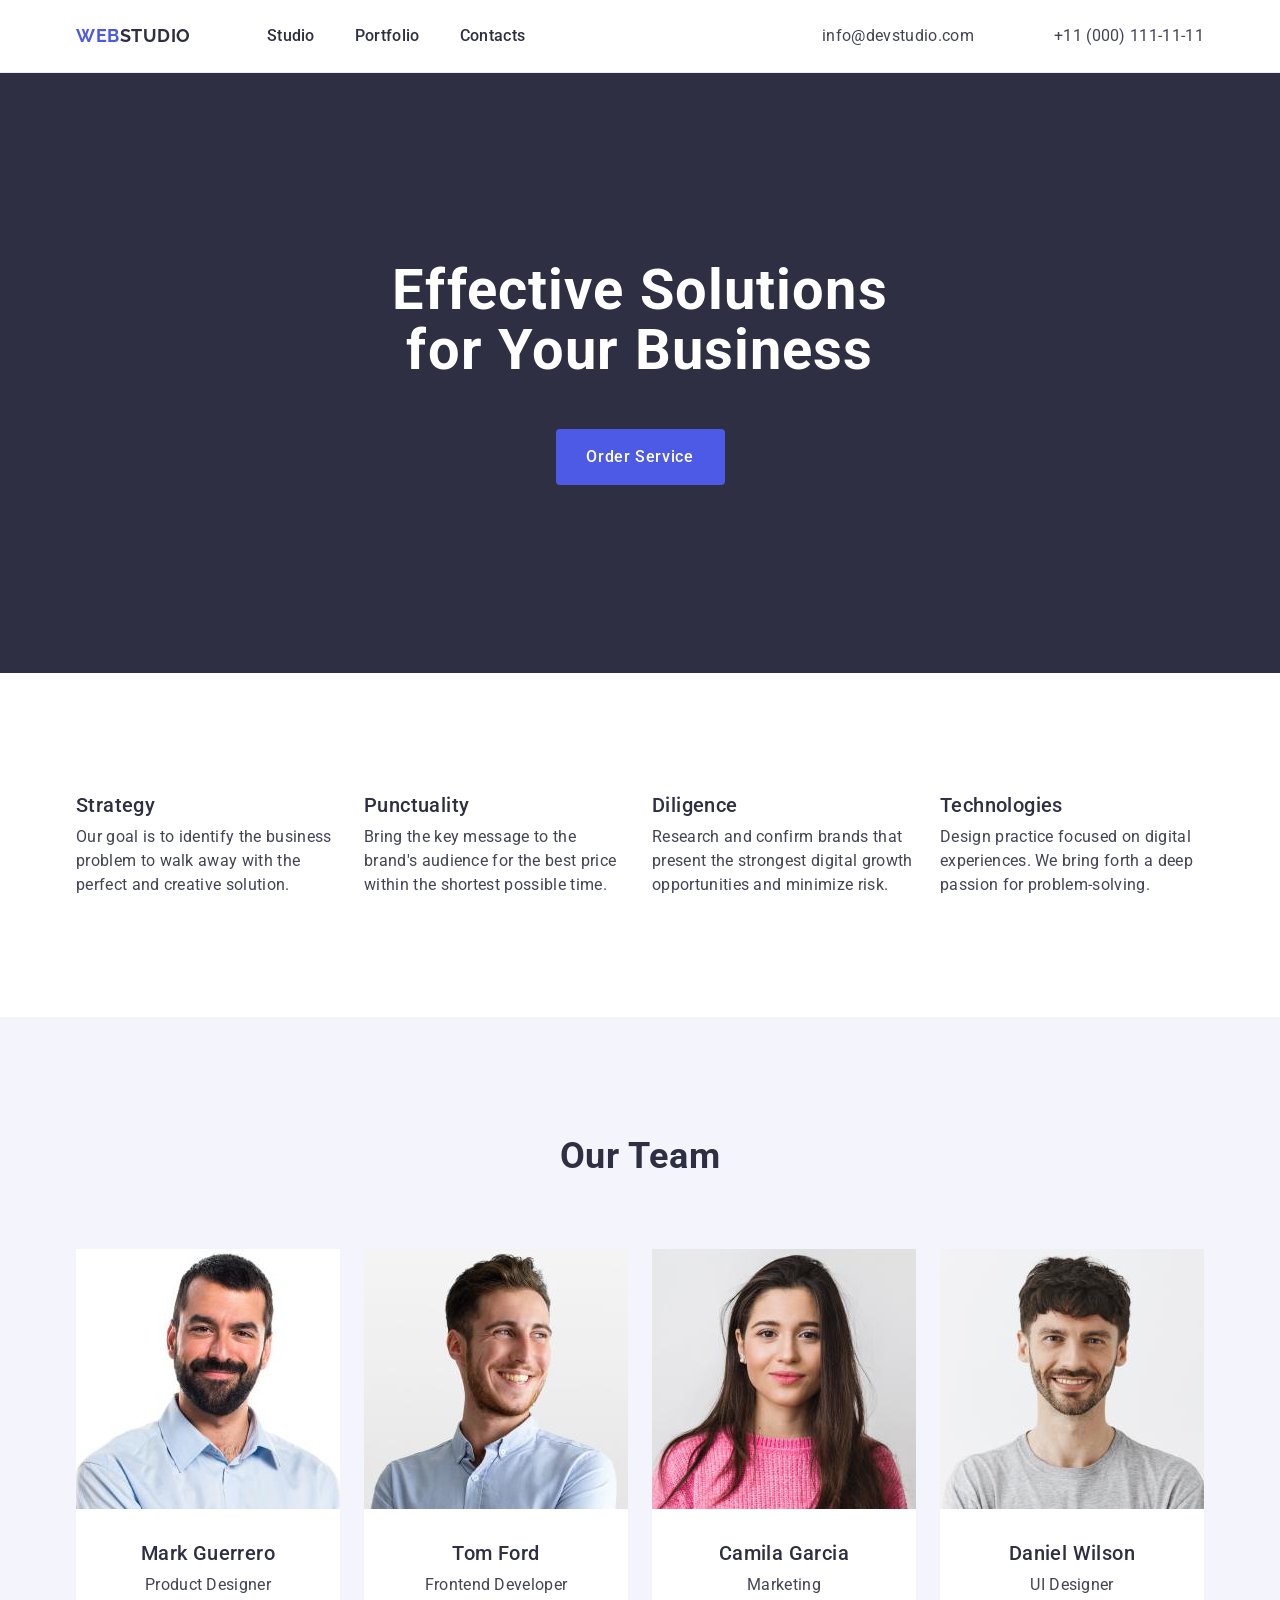
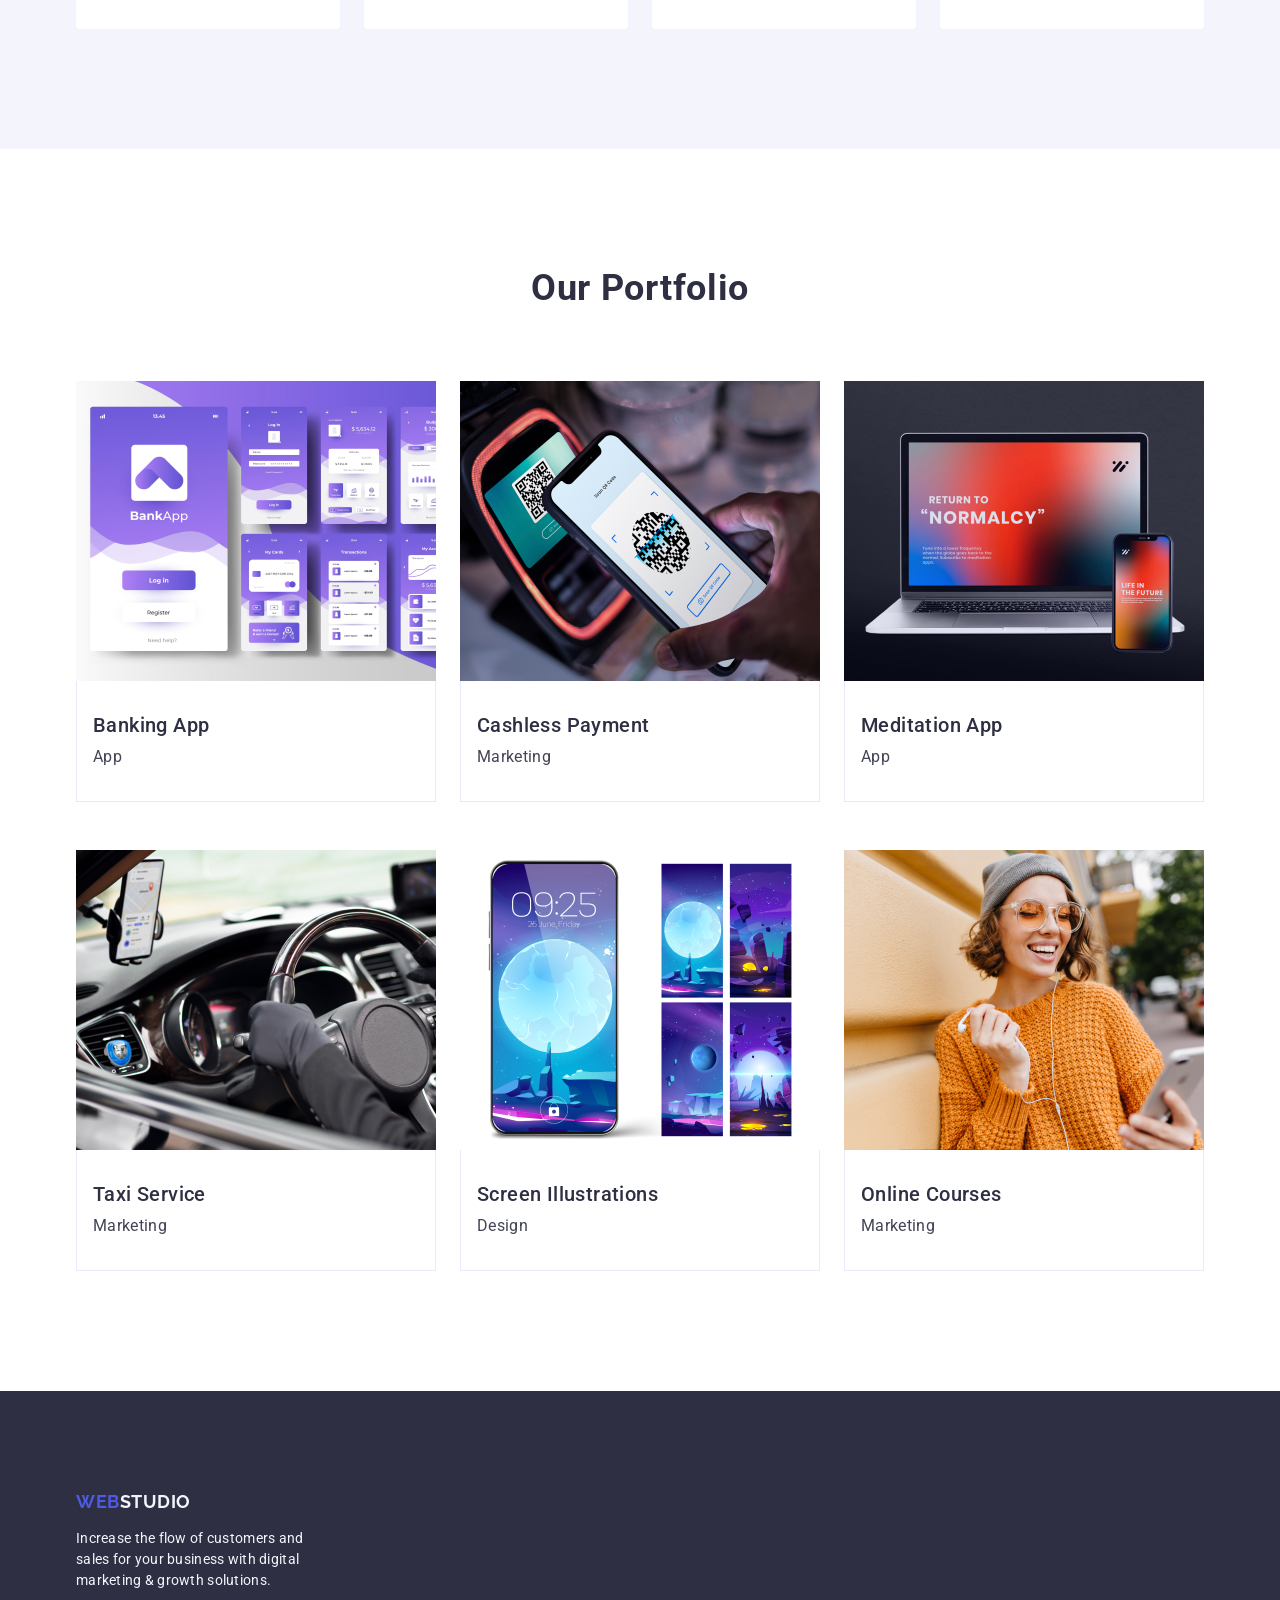
<file: index.html>
<!DOCTYPE html>
<html lang="en">
  <head>
    <meta charset="UTF-8" />
    <meta name="viewport" content="width=device-width, initial-scale=1.0" />
    <title>Webstudio</title>
    <link
      rel="stylesheet"
      href="https://cdnjs.cloudflare.com/ajax/libs/modern-normalize/3.0.1/modern-normalize.min.css"
      integrity="sha512-q6WgHqiHlKyOqslT/lgBgodhd03Wp4BEqKeW6nNtlOY4quzyG3VoQKFrieaCeSnuVseNKRGpGeDU3qPmabCANg=="
      crossorigin="anonymous"
      referrerpolicy="no-referrer"
    />
    <link rel="preconnect" href="https://fonts.googleapis.com" />
    <link rel="preconnect" href="https://fonts.gstatic.com" crossorigin />
    <link
      href="https://fonts.googleapis.com/css2?family=Raleway:wght@700&family=Roboto:wght@400;500;700&display=swap"
      rel="stylesheet"
    />
    <link rel="stylesheet" href="./css/styles.css" />
  </head>

  <body>
    <!--Logo + menu-->
    <header class="header-page">
      <div class="nav-block container">
        <nav class="nav">
          <a class="logo logo-header" href="./index.html"
            >Web<span class="logo-text">Studio</span></a
          >
          <ul class="nav-menu">
            <li class="menu-item">
              <a class="nav-link" href="./index.html">Studio</a>
            </li>
            <li class="menu-item">
              <a class="nav-link" href="">Portfolio</a>
            </li>
            <li class="menu-item">
              <a class="nav-link" href="">Contacts</a>
            </li>
          </ul>
        </nav>
        <address class="contacts">
          <ul class="contacts-list">
            <li class="e-mail">
              <a class="contacts-link" href="mailto:info@devstudio.com"
                >info@devstudio.com</a
              >
            </li>
            <li class="tel">
              <a class="contacts-link" href="tel:+11(000)111-11-11"
                >+11 (000) 111-11-11</a
              >
            </li>
          </ul>
        </address>
      </div>
    </header>
    <main>
      <!-- hero section -->
      <section id="hero" class="hero section" style="background: #2e2f42">
        <div class="hero-block container">
          <h1 class="hero-title">Effective Solutions for Your Business</h1>
          <button class="btn-business" type="button">Order Service</button>
        </div>
      </section>
      <!-- company -->
      <section id="company" class="company">
        <div class="company-block container">
          <h2 class="visually-hidden">Benefits</h2>
          <ul class="about-company">
            <li class="about-block">
              <h3 class="target-company">Strategy</h3>
              <p class="text">
                Our goal is to identify the business problem to walk away with
                the perfect and creative solution.
              </p>
            </li>
            <li class="about-block">
              <h3 class="target-company">Punctuality</h3>
              <p class="text">
                Bring the key message to the brand's audience for the best price
                within the shortest possible time.
              </p>
            </li>
            <li class="about-block">
              <h3 class="target-company">Diligence</h3>
              <p class="text">
                Research and confirm brands that present the strongest digital
                growth opportunities and minimize risk.
              </p>
            </li>
            <li class="about-block">
              <h3 class="target-company">Technologies</h3>
              <p class="text">
                Design practice focused on digital experiences. We bring forth a
                deep passion for problem-solving.
              </p>
            </li>
          </ul>
        </div>
      </section>
      <!-- our team -->
      <section id="block-team" class="block-team section">
        <div class="container container-team">
          <h2 class="title-team">Our Team</h2>
          <ul class="team-list">
            <li class="our-team">
              <img
                class="img-team"
                src="./images/MarkGuerrero.jpg"
                height="260"
                width="264"
                alt="Mark Guerrero"
              />
              <div class="text-team">
                <h3 class="representative">Mark Guerrero</h3>
                <p class="text-card">Product Designer</p>
              </div>
            </li>
            <li class="our-team">
              <img
                class="img-team"
                src="./images/TomFord.jpg"
                height="260"
                width="264"
                alt="Tom Ford"
              />
              <div class="text-team">
                <h3 class="representative">Tom Ford</h3>
                <p class="text-card">Frontend Developer</p>
              </div>
            </li>
            <li class="our-team">
              <img
                class="img-team"
                src="./images/CamilaGarcia.jpg"
                height="260"
                width="264"
                alt="Camila Garcia"
              />
              <div class="text-team">
                <h3 class="representative">Camila Garcia</h3>
                <p class="text-card">Marketing</p>
              </div>
            </li>
            <li class="our-team">
              <img
                class="img-team"
                src="./images/DanielWilson.jpg"
                height="260"
                width="264"
                alt="Daniel Wilson"
              />
              <div class="text-team">
                <h3 class="representative">Daniel Wilson</h3>
                <p class="text-card">UI Designer</p>
              </div>
            </li>
          </ul>
        </div>
      </section>
      <!--our portfolio-->
      <section id="portfolio-team" class="portfolio-team section">
        <div class="container">
          <h2 class="portfolio">Our Portfolio</h2>
          <ul class="card-portfolio">
            <li class="our-portfolio">
              <img
                class="img-portfolio"
                src="./images/BankingApp.jpg"
                width="360"
                alt="BankingApp"
              />
              <div class="card-team">
                <h3 class="portfolio-name">Banking App</h3>
                <p class="text-portfolio">App</p>
              </div>
            </li>
            <li class="our-portfolio">
              <img
                class="img-portfolio"
                src="./images/CashlessPayment.jpg"
                width="360"
                alt="Cashless Payment"
              />
              <div class="card-team">
                <h3 class="portfolio-name">Cashless Payment</h3>
                <p class="text-portfolio">Marketing</p>
              </div>
            </li>
            <li class="our-portfolio">
              <img
                class="img-portfolio"
                src="./images/MeditationApp.jpg"
                width="360"
                alt="Meditation App"
              />
              <div class="card-team">
                <h3 class="portfolio-name">Meditation App</h3>
                <p class="text-portfolio">App</p>
              </div>
            </li>
            <li class="our-portfolio">
              <img
                class="img-portfolio"
                src="./images/TaxiService.jpg"
                width="360"
                alt="Taxi Service"
              />
              <div class="card-team">
                <h3 class="portfolio-name">Taxi Service</h3>
                <p class="text-portfolio">Marketing</p>
              </div>
            </li>
            <li class="our-portfolio">
              <img
                class="img-portfolio"
                src="./images/ScreenIllustrations.jpg"
                width="360"
                alt="Screen Illustrations"
              />
              <div class="card-team">
                <h3 class="portfolio-name">Screen Illustrations</h3>
                <p class="text-portfolio">Design</p>
              </div>
            </li>
            <li class="our-portfolio">
              <img
                class="img-portfolio"
                src="./images/OnlineCourses.jpg"
                width="360"
                alt="Online Courses"
              />
              <div class="card-team">
                <h3 class="portfolio-name">Online Courses</h3>
                <p class="text-portfolio">Marketing</p>
              </div>
            </li>
          </ul>
        </div>
      </section>
    </main>
    <!--footer menu-->

    <footer class="footer">
      <div class="container footer-block">
        <a class="logo footer-logo" href="#"
          >Web<span class="logo-text">Studio</span></a
        >
        <p class="text-footer">
          Increase the flow of customers and sales for your business with
          digital marketing & growth solutions.
        </p>
      </div>
    </footer>
  </body>
</html>
</file>
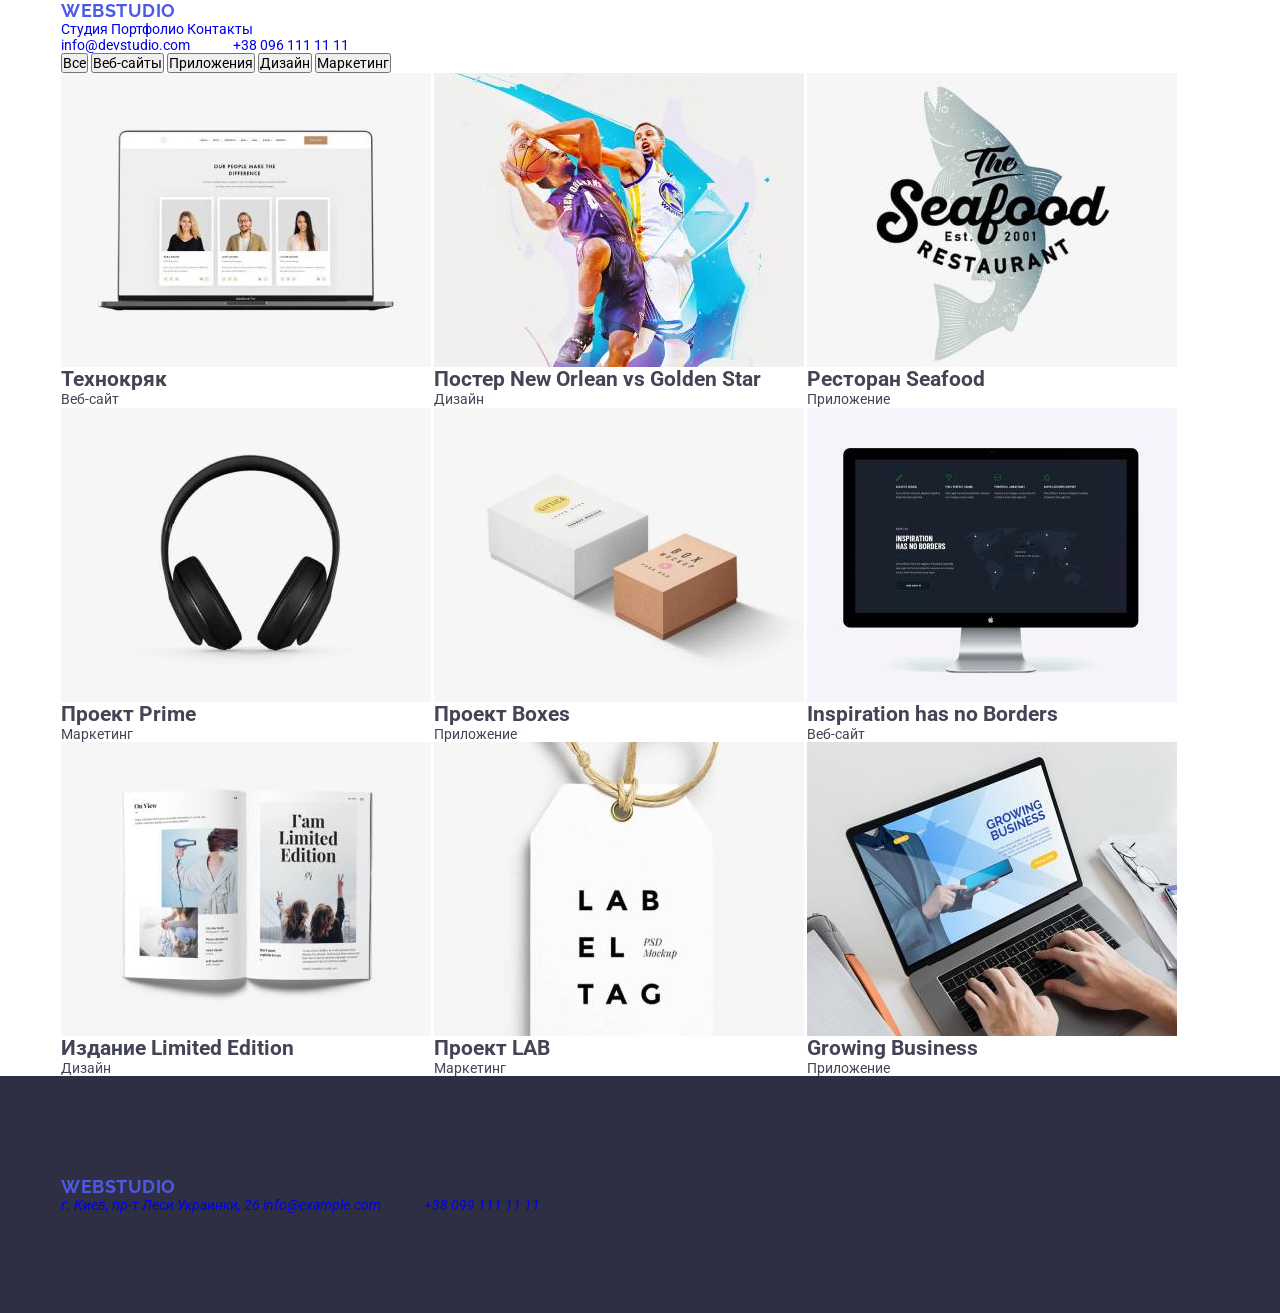
<file: portfolio.html>
<!DOCTYPE html>
<html lang="ru">
  <head>
    <meta charset="UTF-8" />
    <meta http-equiv="X-UA-Compatible" content="IE=edge" />
    <meta name="viewport" content="width=device-width, initial-scale=1.0" />
    <link
      href="https://fonts.googleapis.com/css2?family=Raleway:wght@700&family=Roboto:wght@400;500;700;900&display=swap"
      rel="stylesheet"
    />
    <title>Портфолио</title>
    <link rel="stylesheet" href="./css/normalize.css" />
    <link rel="stylesheet" href="./css/styles.css" />
  </head>
  <body>
    <!-- ------------------ Лого + меню ---------------------------------------- -->

    <header class="header container">
      <a href="#" class="logo">Web<span>Studio</span></a>
      <nav class="nav">
        <ul class="menu">
          <li class="menu-item">
            <a href="./index.html">Студия</a>
          </li>
          <li class="menu-item">
            <a class="current" href="#">Портфолио</a>
          </li>
          <li class="menu-item">
            <a href="#">Контакты</a>
          </li>
        </ul>
      </nav>
      <ul class="contacts">
        <li class="e-mail">
          <a href="#">info@devstudio.com</a>
        </li>
        <li class="tel">
          <a href="#">+38 096 111 11 11</a>
        </li>
      </ul>
    </header>
    <main>
      <div class="line"></div>
      <!-- --------------------------- Фильтр ------------------------- -->
      <section class="sectoin">
        <div class="container">
          <h1 hidden>Our projects</h1>
          <ul class="menu-btn">
            <li class="btn-item">
              <button type="button" class="btn current">Все</button>
            </li>
            <li class="btn-item">
              <button type="button" class="btn">Веб-сайты</button>
            </li>
            <li class="btn-item">
              <button type="button" class="btn">Приложения</button>
            </li>
            <li class="btn-item">
              <button type="button" class="btn">Дизайн</button>
            </li>
            <li class="btn-item">
              <button type="button" class="btn">Маркетинг</button>
            </li>
          </ul>

          <!-- --------------------------------- Проекты --------------------------------- -->
          <ul class="our-project">
            <li class="direction">
              <img src="./img/img.jpg" alt="Технокряк" />
              <div class="direction-name">
                <h2 class="name-block">Технокряк</h2>
                <p>Веб-сайт</p>
              </div>
            </li>
            <li class="direction">
              <img
                src="./img/img-1.jpg"
                width="370"
                height="294"
                alt="Постер New Orlean vs Golden Star"
              />
              <div class="direction-name">
                <h2 class="name-block">Постер New Orlean vs Golden Star</h2>
                <p>Дизайн</p>
              </div>
            </li>
            <li class="direction">
              <img
                src="./img/img-2.jpg"
                width="370"
                height="294"
                alt="Ресторан Seafood"
              />
              <div class="direction-name">
                <h2 class="name-block">Ресторан Seafood</h2>
                <p>Приложение</p>
              </div>
            </li>
            <li class="direction">
              <img
                src="./img/img-3.jpg"
                width="370"
                height="294"
                alt="Проект Prime"
              />
              <div class="direction-name">
                <h2 class="name-block">Проект Prime</h2>
                <p>Маркетинг</p>
              </div>
            </li>
            <li class="direction">
              <img
                src="./img/img-4.jpg"
                width="370"
                height="294"
                alt="Проект Boxes"
              />
              <div class="direction-name">
                <h2 class="name-block">Проект Boxes</h2>
                <p>Приложение</p>
              </div>
            </li>
            <li class="direction">
              <img
                src="./img/img-5.jpg"
                width="370"
                height="294"
                alt="Inspiration has no Borders"
              />
              <div class="direction-name">
                <h2 class="name-block">Inspiration has no Borders</h2>
                <p>Веб-сайт</p>
              </div>
            </li>
            <li class="direction">
              <img
                src="./img/img-6.jpg"
                width="370"
                height="294"
                alt="Издание Limited Edition"
              />
              <div class="direction-name">
                <h2 class="name-block">Издание Limited Edition</h2>
                <p>Дизайн</p>
              </div>
            </li>
            <li class="direction">
              <img
                src="./img/img-7.jpg"
                width="370"
                height="294"
                alt="Проект LAB"
              />
              <div class="direction-name">
                <h2 class="name-block">Проект LAB</h2>
                <p>Маркетинг</p>
              </div>
            </li>
            <li class="direction">
              <img
                src="./img/img-8.jpg"
                width="370"
                height="294"
                alt="Growing Business"
              />
              <div class="direction-name">
                <h2 class="name-block">Growing Business</h2>
                <p>Приложение</p>
              </div>
            </li>
          </ul>
        </div>
      </section>
    </main>
    <!-- -------------------------------------- нижнее меню ----------------------------- -->
    <footer class="footer">
      <div class="container">
        <a href="#" class="logo bottom-logo"
          >Web<span class="logo-footer">Studio</span></a
        >
        <address class="our-contacts">
          <ul class="our-contacts-block">
            <li>
              <a href="#" class="address">г. Киев, пр-т Леси Украинки, 26</a>
            </li>
            <li>
              <a href="#" class="e-mail">info@example.com</a>
            </li>
            <li>
              <a href="#" class="tel">+38 099 111 11 11</a>
            </li>
          </ul>
        </address>
      </div>
    </footer>
  </body>
</html>
</file>
<file: css/styles.css>
body {
    font-family: "Raleway", sans-serif;
    font-family: "Roboto", sans-serif;
    color: #434455;
    background-color: #ffffff;
    font-size: 14px;
    display: block;
}

* {
    margin: 0;
    padding: 0;
}

ul,
li,
ol {
    list-style-type: none;
    cursor: pointer;
}

a {
    text-decoration: none;
    cursor: pointer;
}

h1,
h2,
h3,
h4,
h5,
h6,
p {
    margin: 0;
}

ul,
ol {
    margin: 0;
    padding: 0;
}


.visually-hidden {
    position: absolute;
    width: 1px;
    height: 1px;
    margin: -1px;
    border: 0;
    padding: 0;
    white-space: nowrap;
    clip-path: inset(100%);
    clip: rect(0 0 0 0);
    overflow: hidden;
}

a {
    text-decoration: none;
}

nav,
li,
ol,
a,
button {
    cursor: pointer;
    display: inline-block;
}

img {
    display: block;
    width: 100%;
    height: auto;
}


.container {
    width: 1158px;
    margin: 0 auto;
    padding: 0 15px;
}


/* hero section */

.header-page {
    border-bottom: 1px solid #e7e9fc;
}

.nav-block {
    display: flex;
    align-items: center;
}

.nav {
    display: flex;
    align-items: center;
}

.logo {
    font-family: "Raleway", sans-serif;
    font-weight: 700;
    font-size: 18px;
    line-height: 1.17;
    letter-spacing: 0.03em;
    text-transform: uppercase;
    color: #4d5ae5;
    margin-right: 76px;
}

.logo-header {
    padding: 24px 0;
    margin-right: 76px;
}

.logo-header .logo-text {
    color: #2e2f42;
}

.footer-logo .logo-text {
    color: #f4f4fd;
}

.nav-menu {
    display: flex;
    text-align: center;
    gap: 40px;
}

.nav-link {
    display: block;
    padding: 24px 0;
    font-weight: 500;
    font-size: 16px;
    line-height: 1.5;
    letter-spacing: 0.02em;
    color: #2e2f42;
}

.nav-link:hover,
.nav-link:focus {
    color: #404bbf;
}

.contacts {
    font-style: normal;
    margin-left: auto;
}

.contacts-list {
    display: flex;
    text-align: center;
    gap: 40px;
}

.contacts-link {
    display: block;
    padding: 24px 0;
    font-size: 16px;
    line-height: 1.5;
    letter-spacing: 0.02em;
    color: #434455;
}

.contacts-item {
    font-weight: 400;
    letter-spacing: 0.02em;
    margin-right: 40px;
}

.nav-item {
    /* font-weight: 500;
    font-size: 16px;
    line-height: 1.5;
    letter-spacing: 0.02em;
    color: #2e2f42;
    padding: 24px 0; */
}

.contacts {
    font-style: normal;
}

.e-mail {
    margin-right: 40px;
}


.contacts-link:hover,
.contacts-link:focus {
    color: #404bbf;
}

/* hero section */

/* .section{
    padding: 120px 0;
}                                 */

.hero {
    background-color: #2e2f42;
    padding: 188px 0;
}

/* .hero-block {

} */

.hero-title {
    font-size: 56px;
    line-height: 1.07;
    text-align: center;
    letter-spacing: 0.02em;
    color: #ffffff;
    cursor: pointer;
    max-width: 496px;
    display: flex;
    justify-content: center;
    margin: 0 auto;
    margin-bottom: 48px;
}

.btn-business {
    background-color: #4d5ae5;
    font-family: "Roboto", sans-serif;
    font-weight: 500;
    font-size: 16px;
    line-height: 1.5;
    letter-spacing: 0.04em;
    color: #ffffff;
    display: block;
    min-width: 169px;
    height: 56px;
    bottom: none;
    border-radius: 4px;
    cursor: pointer;
    margin: 0 auto;
    border: none;
}

/* .btn-business:active, */
.btn-business:hover,
.btn-business:focus {
    background-color: #404BBF;
}

/* company */

.company {
    padding: 120px 0;
}

.about-company {
    display: flex;
    gap: 24px;
}

.about-block {
    letter-spacing: 0.02em;
    line-height: 1.24;
    width: calc((100% - 72px) / 4);
}

.target-company {
    font-weight: 500;
    font-size: 20px;
    letter-spacing: 0.02em;
    color: #2e2f42;
    line-height: 1.2;
    margin-bottom: 8px;
}

.text {
    font-size: 16px;
    line-height: 1.5;
    letter-spacing: 0.02em;
    color: #434455;
    text-align: left;
}

/* our team */
.block-team {
    background-color: #f4f4fd;
    padding: 120px 0;
}

.team-list {
    display: flex;
    gap: 24px;
}

.title-team {
    font-size: 36px;
    line-height: 1.11;
    text-align: center;
    letter-spacing: 0.02em;
    text-transform: capitalize;
    color: #2e2f42;
    margin-bottom: 72px;
}

.representative {
    font-weight: 500;
    font-size: 20px;
    line-height: 1.2;
    letter-spacing: 0.02em;
    color: #2e2f42;
}

.text-card {
    font-size: 16px;
    line-height: 1.5;
    letter-spacing: 0.02em;
    color: #434455;
    text-align: center;
}

.our-team {
    background-color: #ffffff;
    width: calc((100% - 72px) / 4);
    border-radius: 0px 0px 4px 4px;
}

.text-team {
    padding: 32px 0;
}

.representative {
    text-align: center;
    margin-bottom: 8px;
}

/* our portfolio */

.portfolio-team {
    padding: 120px 0;
}

.portfolio {
    font-size: 36px;
    line-height: 1.11;
    text-align: center;
    letter-spacing: 0.02em;
    text-transform: capitalize;
    color: #2e2f42;
    margin-bottom: 72px;
}

.card-portfolio {
    display: flex;
    flex-wrap: wrap;
    column-gap: 24px;
    row-gap: 48px;
}

.our-portfolio {
    width: calc((100% - 48px) / 3);

}

.card-team {
    padding: 32px 16px;
    border: 1px solid #e7e9fc;
    border-top: none;
}

.portfolio-name {
    margin-bottom: 8px;
    font-weight: 500;
    font-size: 20px;
    line-height: 1.2;
    letter-spacing: 0.02em;
    color: #2e2f42;
    /* margin-bottom: 8px; */
}

.text-portfolio {
    font-size: 16px;
    line-height: 1.5;
    letter-spacing: 0.02em;
    color: #434455;

}

/* --footer menu-- */

.footer {
    background-color: #2e2f42;
    padding: 100px 0;
}

.footer-logo {
    font-family: "Raleway", sans-serif;
    font-weight: 700;
    font-size: 18px;
    letter-spacing: 0.03em;
    text-transform: uppercase;
    line-height: 1.17;
    color: #4d5ae5;
    display: inline-block;
    margin-bottom: 16px;
}

.text-footer {
    max-width: 264px;
    line-height: 1.5;
    color: #f4f4fd;
    letter-spacing: 0.02em;
    min-width: 264px;
}
</file>
